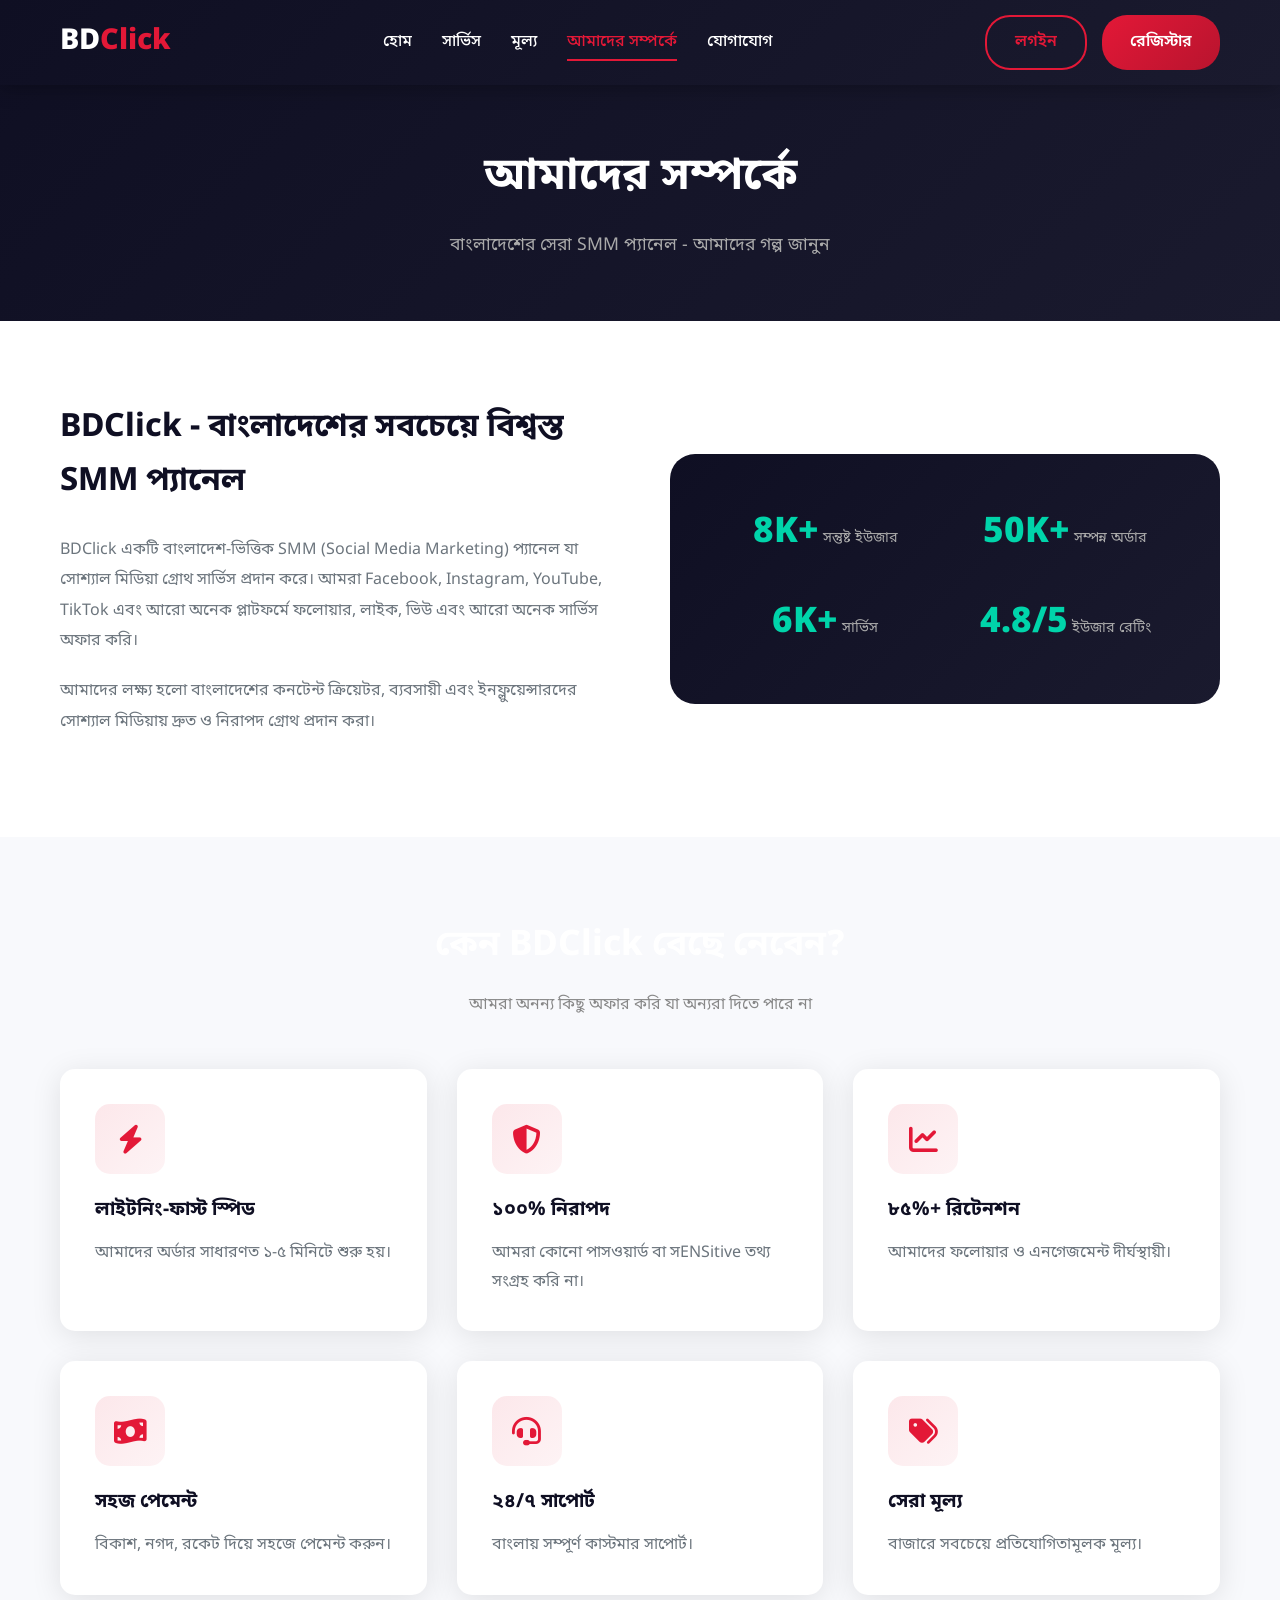
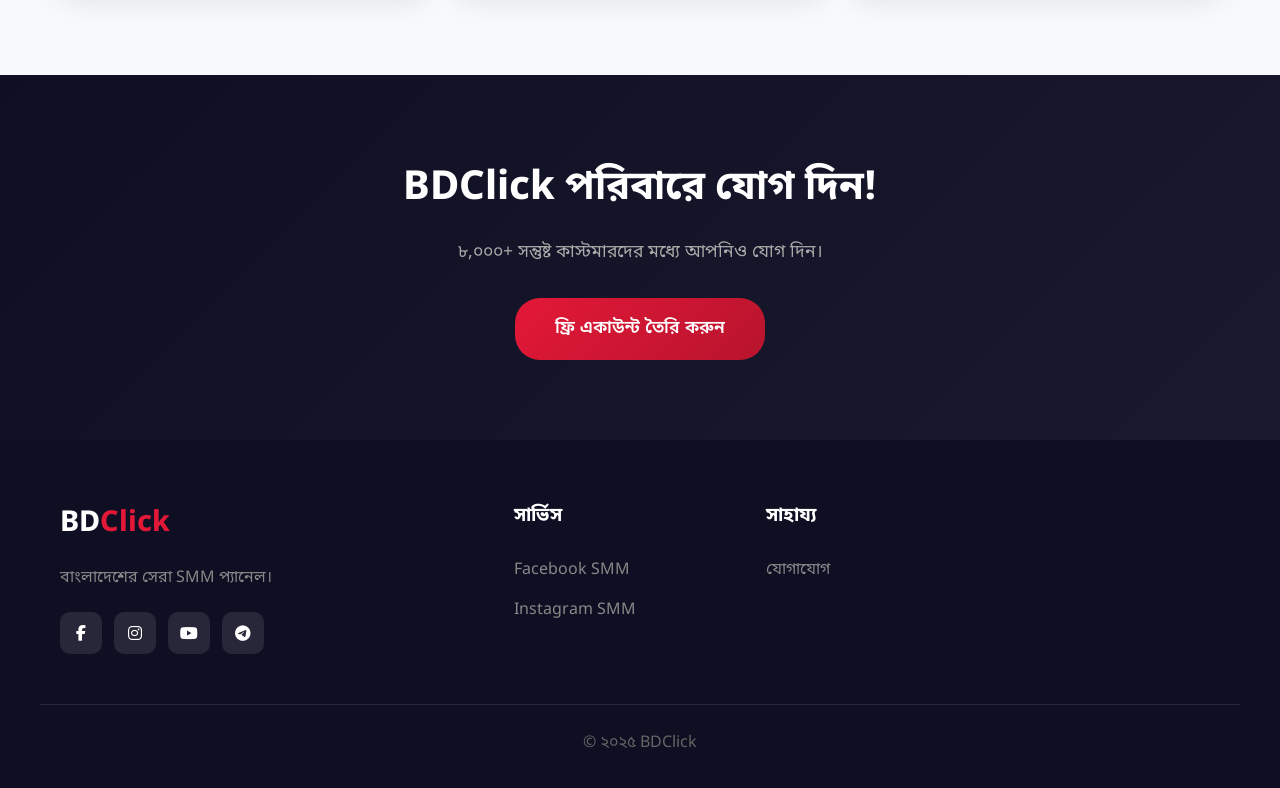
<file: about.html>
<!DOCTYPE html>
<html lang="bn">
<head>
    <meta charset="UTF-8">
    <meta name="viewport" content="width=device-width, initial-scale=1.0">
    <title>About Us - BDClick | SMM Panel Bangladesh</title>
    <link href="https://fonts.googleapis.com/css2?family=Noto+Sans+Bengali:wght@300;400;500;600;700;800&display=swap" rel="stylesheet">
    <link rel="stylesheet" href="https://cdnjs.cloudflare.com/ajax/libs/font-awesome/6.5.1/css/all.min.css">
    <link rel="stylesheet" href="styles.css">
</head>
<body>
    <nav class="navbar">
        <div class="nav-container">
            <a href="index.html" class="logo">BD<span>Click</span></a>
            <div class="nav-links">
                <a href="index.html">হোম</a>
                <a href="services.html">সার্ভিস</a>
                <a href="pricing.html">মূল্য</a>
                <a href="about.html" class="active">আমাদের সম্পর্কে</a>
                <a href="contact.html">যোগাযোগ</a>
            </div>
            <div class="nav-buttons">
                <a href="login.html" class="btn btn-outline">লগইন</a>
                <a href="signup.html" class="btn btn-primary">রেজিস্টার</a>
            </div>
        </div>
    </nav>

    <section class="page-header">
        <div class="page-header-content">
            <h1>আমাদের সম্পর্কে</h1>
            <p>বাংলাদেশের সেরা SMM প্যানেল - আমাদের গল্প জানুন</p>
        </div>
    </section>

    <section class="about-section">
        <div class="about-container">
            <div class="about-content">
                <h2>BDClick - বাংলাদেশের সবচেয়ে বিশ্বস্ত SMM প্যানেল</h2>
                <p>BDClick একটি বাংলাদেশ-ভিত্তিক SMM (Social Media Marketing) প্যানেল যা সোশ্যাল মিডিয়া গ্রোথ সার্ভিস প্রদান করে। আমরা Facebook, Instagram, YouTube, TikTok এবং আরো অনেক প্লাটফর্মে ফলোয়ার, লাইক, ভিউ এবং আরো অনেক সার্ভিস অফার করি।</p>
                
                <p>আমাদের লক্ষ্য হলো বাংলাদেশের কনটেন্ট ক্রিয়েটর, ব্যবসায়ী এবং ইনফ্লুয়েন্সারদের সোশ্যাল মিডিয়ায় দ্রুত ও নিরাপদ গ্রোথ প্রদান করা।</p>
            </div>
            
            <div class="about-image">
                <div class="about-stats-box">
                    <div class="stat-item">
                        <span class="stat-number">8K+</span>
                        <span class="stat-label">সন্তুষ্ট ইউজার</span>
                    </div>
                    <div class="stat-item">
                        <span class="stat-number">50K+</span>
                        <span class="stat-label">সম্পন্ন অর্ডার</span>
                    </div>
                    <div class="stat-item">
                        <span class="stat-number">6K+</span>
                        <span class="stat-label">সার্ভিস</span>
                    </div>
                    <div class="stat-item">
                        <span class="stat-number">4.8/5</span>
                        <span class="stat-label">ইউজার রেটিং</span>
                    </div>
                </div>
            </div>
        </div>
    </section>

    <section class="why-choose-section">
        <div class="section-header">
            <h2>কেন BDClick বেছে নেবেন?</h2>
            <p>আমরা অনন্য কিছু অফার করি যা অন্যরা দিতে পারে না</p>
        </div>
        <div class="why-grid">
            <div class="why-card">
                <div class="why-icon"><i class="fas fa-bolt"></i></div>
                <h3>লাইটনিং-ফাস্ট স্পিড</h3>
                <p>আমাদের অর্ডার সাধারণত ১-৫ মিনিটে শুরু হয়।</p>
            </div>
            <div class="why-card">
                <div class="why-icon"><i class="fas fa-shield-alt"></i></div>
                <h3>১০০% নিরাপদ</h3>
                <p>আমরা কোনো পাসওয়ার্ড বা সENSitive তথ্য সংগ্রহ করি না।</p>
            </div>
            <div class="why-card">
                <div class="why-icon"><i class="fas fa-chart-line"></i></div>
                <h3>৮৫%+ রিটেনশন</h3>
                <p>আমাদের ফলোয়ার ও এনগেজমেন্ট দীর্ঘস্থায়ী।</p>
            </div>
            <div class="why-card">
                <div class="why-icon"><i class="fas fa-money-bill-wave"></i></div>
                <h3>সহজ পেমেন্ট</h3>
                <p>বিকাশ, নগদ, রকেট দিয়ে সহজে পেমেন্ট করুন।</p>
            </div>
            <div class="why-card">
                <div class="why-icon"><i class="fas fa-headset"></i></div>
                <h3>২৪/৭ সাপোর্ট</h3>
                <p>বাংলায় সম্পূর্ণ কাস্টমার সাপোর্ট।</p>
            </div>
            <div class="why-card">
                <div class="why-icon"><i class="fas fa-tags"></i></div>
                <h3>সেরা মূল্য</h3>
                <p>বাজারে সবচেয়ে প্রতিযোগিতামূলক মূল্য।</p>
            </div>
        </div>
    </section>

    <section class="cta-section">
        <div class="cta-content">
            <h2>BDClick পরিবারে যোগ দিন!</h2>
            <p>৮,০০০+ সন্তুষ্ট কাস্টমারদের মধ্যে আপনিও যোগ দিন।</p>
            <a href="signup.html" class="btn btn-primary btn-lg">ফ্রি একাউন্ট তৈরি করুন</a>
        </div>
    </section>

    <footer class="footer">
        <div class="footer-container">
            <div class="footer-about">
                <h3>BD<span>Click</span></h3>
                <p>বাংলাদেশের সেরা SMM প্যানেল।</p>
                <div class="social-links">
                    <a href="#"><i class="fab fa-facebook-f"></i></a>
                    <a href="#"><i class="fab fa-instagram"></i></a>
                    <a href="#"><i class="fab fa-youtube"></i></a>
                    <a href="#"><i class="fab fa-telegram-plane"></i></a>
                </div>
            </div>
            <div class="footer-column">
                <h4>সার্ভিস</h4>
                <ul>
                    <li><a href="services.html">Facebook SMM</a></li>
                    <li><a href="services.html">Instagram SMM</a></li>
                </ul>
            </div>
            <div class="footer-column">
                <h4>সাহায্য</h4>
                <ul>
                    <li><a href="contact.html">যোগাযোগ</a></li>
                </ul>
            </div>
        </div>
        <div class="footer-bottom">
            <p>© ২০২৫ BDClick</p>
        </div>
    </footer>

    <script src="script.js"></script>
</body>
</html>
</file>
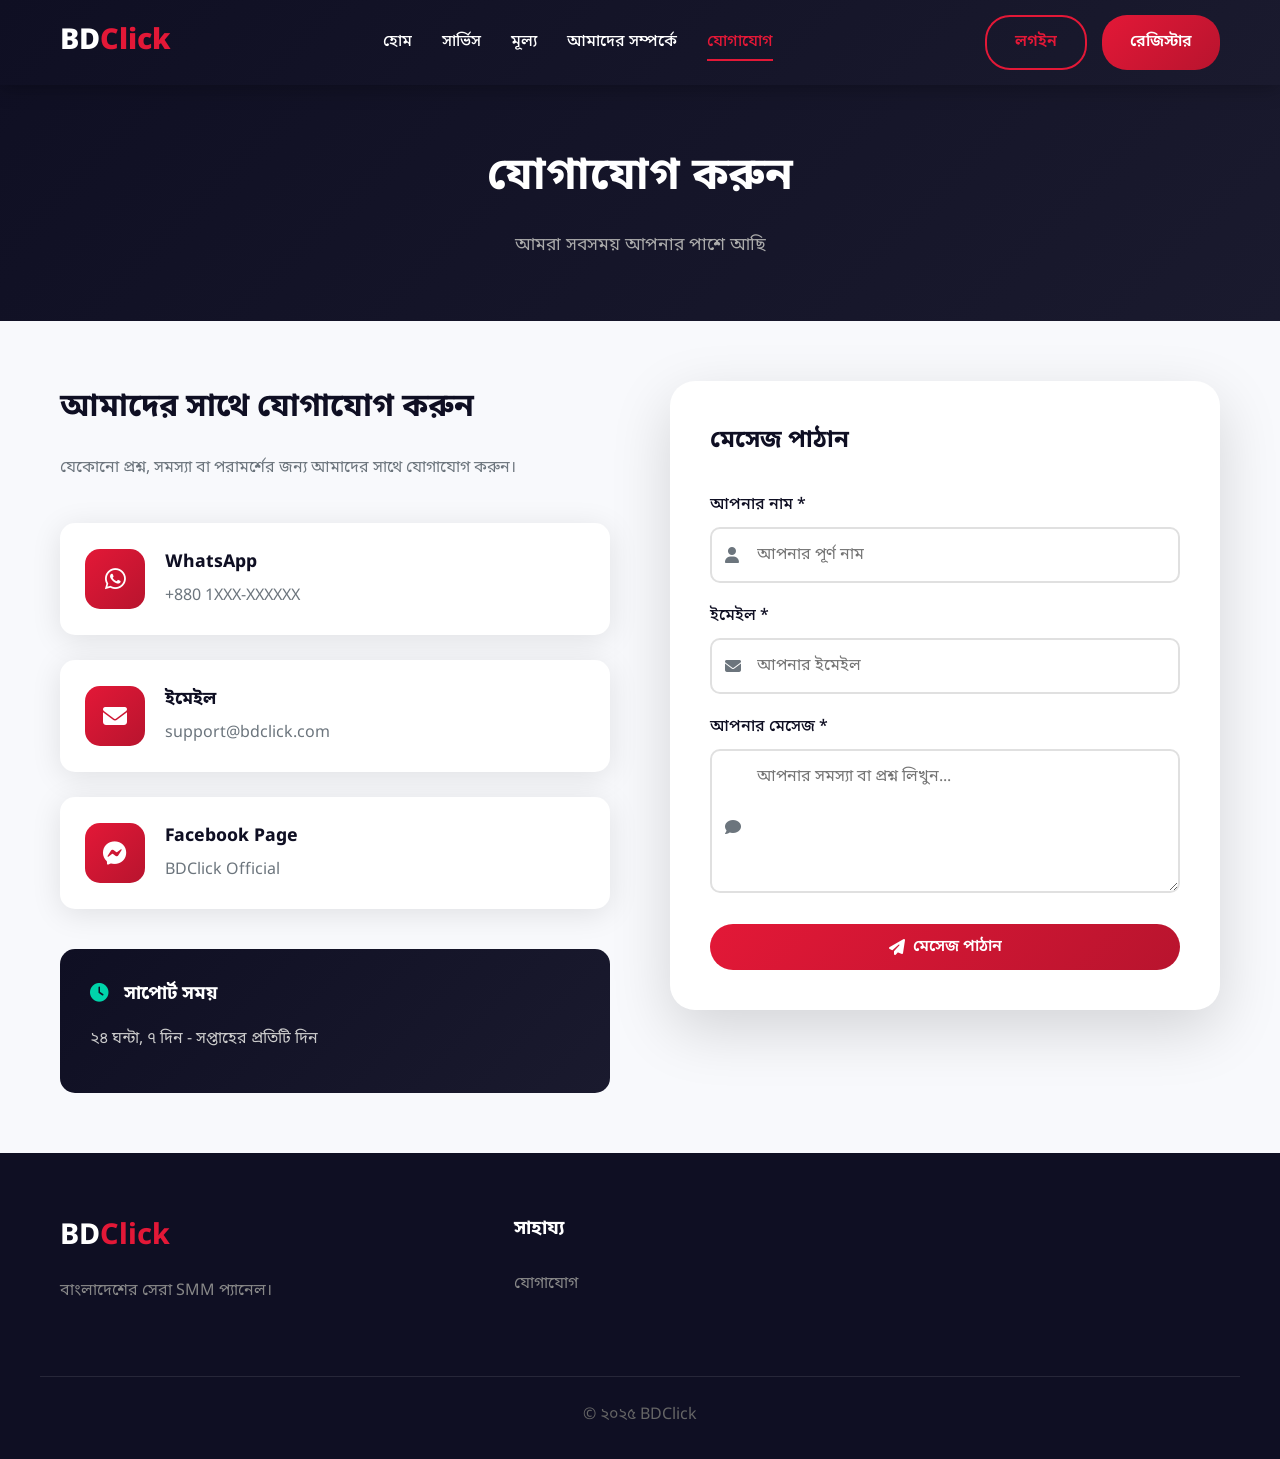
<file: contact.html>
<!DOCTYPE html>
<html lang="bn">
<head>
    <meta charset="UTF-8">
    <meta name="viewport" content="width=device-width, initial-scale=1.0">
    <title>Contact Us - BDClick | SMM Panel Bangladesh</title>
    <link href="https://fonts.googleapis.com/css2?family=Noto+Sans+Bengali:wght@300;400;500;600;700;800&display=swap" rel="stylesheet">
    <link rel="stylesheet" href="https://cdnjs.cloudflare.com/ajax/libs/font-awesome/6.5.1/css/all.min.css">
    <link rel="stylesheet" href="styles.css">
</head>
<body>
    <nav class="navbar">
        <div class="nav-container">
            <a href="index.html" class="logo">BD<span>Click</span></a>
            <div class="nav-links">
                <a href="index.html">হোম</a>
                <a href="services.html">সার্ভিস</a>
                <a href="pricing.html">মূল্য</a>
                <a href="about.html">আমাদের সম্পর্কে</a>
                <a href="contact.html" class="active">যোগাযোগ</a>
            </div>
            <div class="nav-buttons">
                <a href="login.html" class="btn btn-outline">লগইন</a>
                <a href="signup.html" class="btn btn-primary">রেজিস্টার</a>
            </div>
        </div>
    </nav>

    <section class="page-header">
        <div class="page-header-content">
            <h1>যোগাযোগ করুন</h1>
            <p>আমরা সবসময় আপনার পাশে আছি</p>
        </div>
    </section>

    <section class="contact-page">
        <div class="contact-container">
            <div class="contact-info-section">
                <h2>আমাদের সাথে যোগাযোগ করুন</h2>
                <p>যেকোনো প্রশ্ন, সমস্যা বা পরামর্শের জন্য আমাদের সাথে যোগাযোগ করুন।</p>
                
                <div class="contact-methods">
                    <div class="contact-method">
                        <div class="method-icon"><i class="fab fa-whatsapp"></i></div>
                        <div class="method-info">
                            <h3>WhatsApp</h3>
                            <p>+880 1XXX-XXXXXX</p>
                        </div>
                    </div>
                    
                    <div class="contact-method">
                        <div class="method-icon"><i class="fas fa-envelope"></i></div>
                        <div class="method-info">
                            <h3>ইমেইল</h3>
                            <p>support@bdclick.com</p>
                        </div>
                    </div>
                    
                    <div class="contact-method">
                        <div class="method-icon"><i class="fab fa-facebook-messenger"></i></div>
                        <div class="method-info">
                            <h3>Facebook Page</h3>
                            <p>BDClick Official</p>
                        </div>
                    </div>
                </div>

                <div class="support-hours">
                    <h3><i class="fas fa-clock"></i> সাপোর্ট সময়</h3>
                    <p>২৪ ঘন্টা, ৭ দিন - সপ্তাহের প্রতিটি দিন</p>
                </div>
            </div>

            <div class="contact-form-section">
                <div class="form-card">
                    <h3>মেসেজ পাঠান</h3>
                    <form id="contactForm">
                        <div class="form-group">
                            <label>আপনার নাম *</label>
                            <div class="input-wrapper">
                                <i class="fas fa-user"></i>
                                <input type="text" placeholder="আপনার পূর্ণ নাম" required>
                            </div>
                        </div>
                        
                        <div class="form-group">
                            <label>ইমেইল *</label>
                            <div class="input-wrapper">
                                <i class="fas fa-envelope"></i>
                                <input type="email" placeholder="আপনার ইমেইল" required>
                            </div>
                        </div>
                        
                        <div class="form-group">
                            <label>আপনার মেসেজ *</label>
                            <div class="input-wrapper textarea-wrapper">
                                <i class="fas fa-comment"></i>
                                <textarea placeholder="আপনার সমস্যা বা প্রশ্ন লিখুন..." rows="5" required></textarea>
                            </div>
                        </div>
                        
                        <button type="submit" class="btn btn-primary btn-block">
                            <i class="fas fa-paper-plane"></i> মেসেজ পাঠান
                        </button>
                    </form>
                </div>
            </div>
        </div>
    </section>

    <footer class="footer">
        <div class="footer-container">
            <div class="footer-about">
                <h3>BD<span>Click</span></h3>
                <p>বাংলাদেশের সেরা SMM প্যানেল।</p>
            </div>
            <div class="footer-column">
                <h4>সাহায্য</h4>
                <ul>
                    <li><a href="contact.html">যোগাযোগ</a></li>
                </ul>
            </div>
        </div>
        <div class="footer-bottom">
            <p>© ২০২৫ BDClick</p>
        </div>
    </footer>

    <script src="script.js"></script>
</body>
</html>
</file>
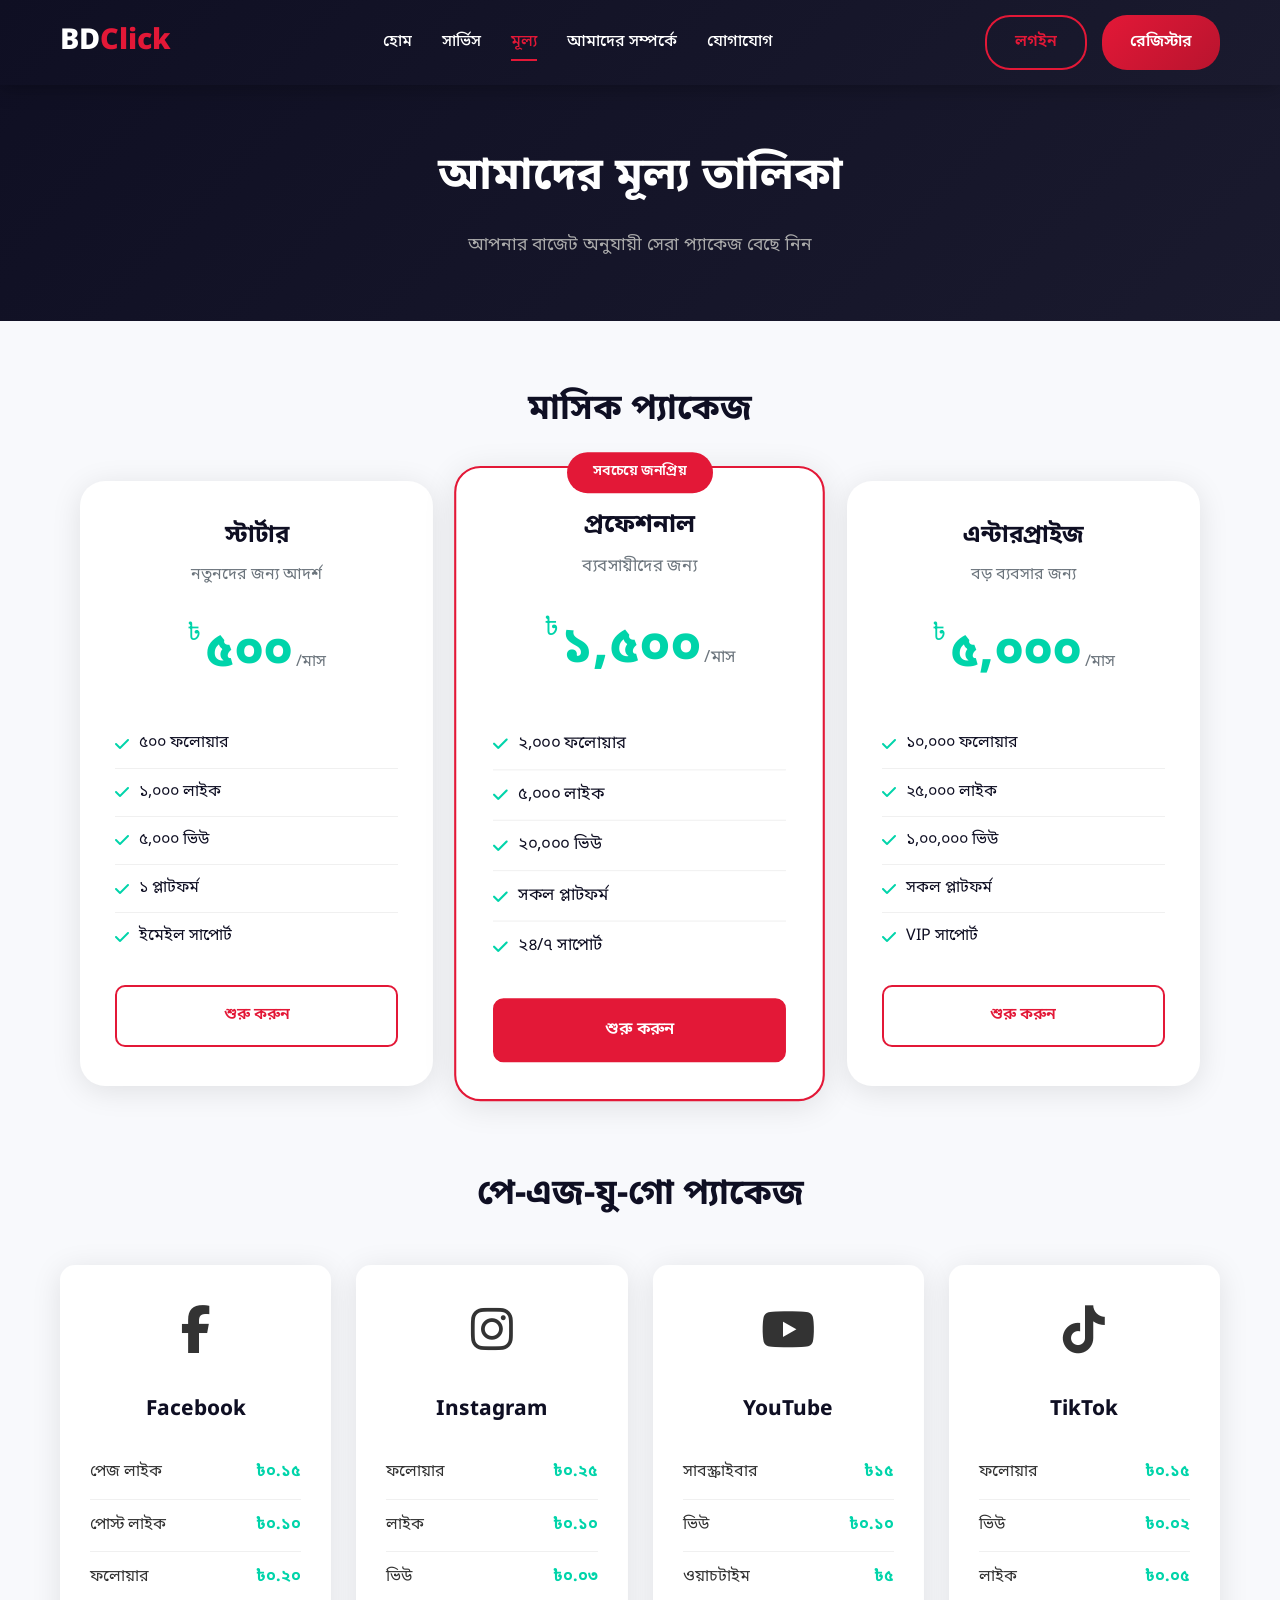
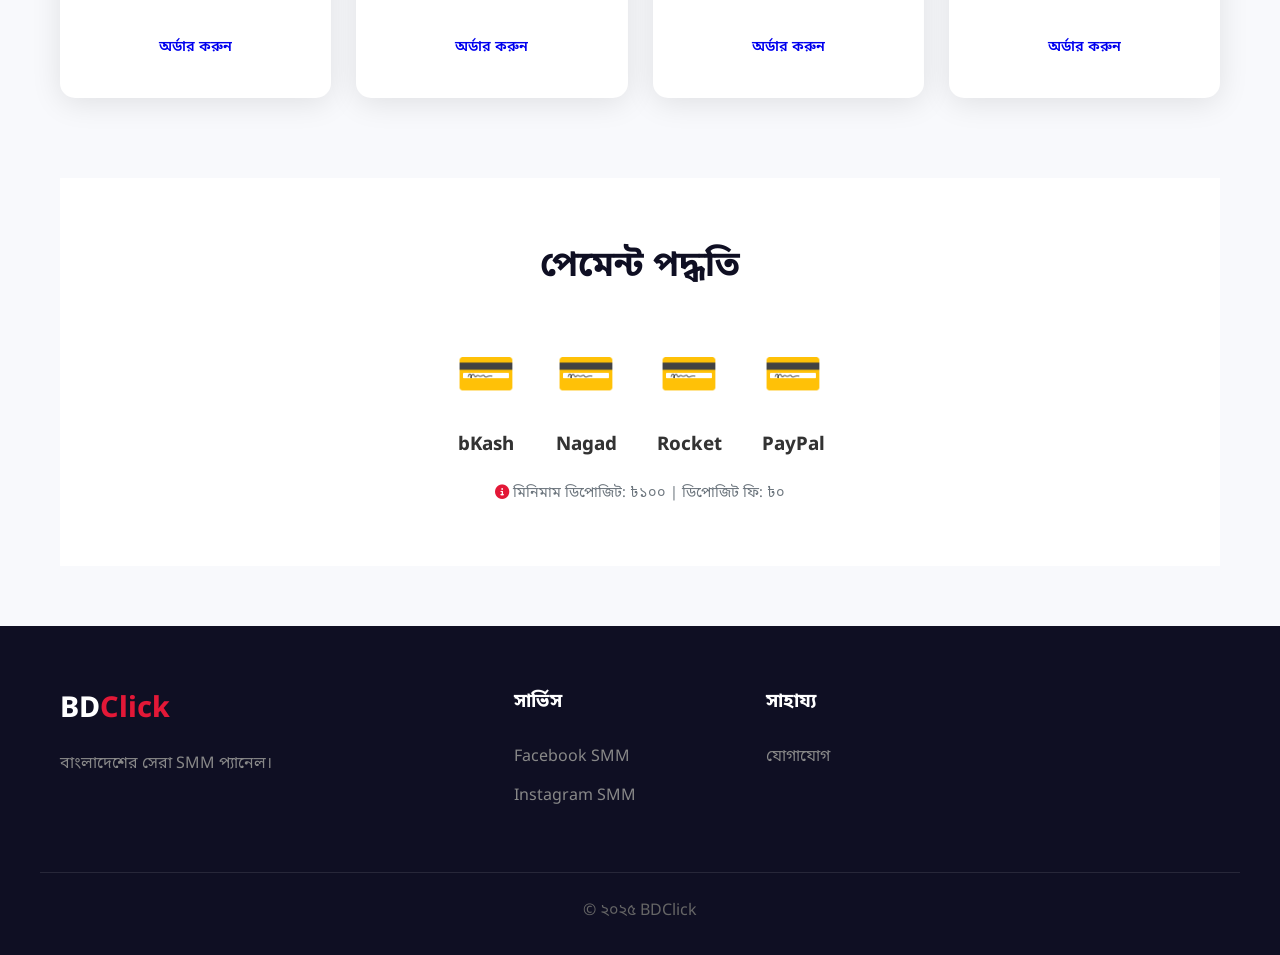
<file: pricing.html>
<!DOCTYPE html>
<html lang="bn">
<head>
    <meta charset="UTF-8">
    <meta name="viewport" content="width=device-width, initial-scale=1.0">
    <title>Pricing - BDClick | SMM Panel Bangladesh</title>
    <link href="https://fonts.googleapis.com/css2?family=Noto+Sans+Bengali:wght@300;400;500;600;700;800&display=swap" rel="stylesheet">
    <link rel="stylesheet" href="https://cdnjs.cloudflare.com/ajax/libs/font-awesome/6.5.1/css/all.min.css">
    <link rel="stylesheet" href="styles.css">
</head>
<body>
    <nav class="navbar">
        <div class="nav-container">
            <a href="index.html" class="logo">BD<span>Click</span></a>
            <div class="nav-links">
                <a href="index.html">হোম</a>
                <a href="services.html">সার্ভিস</a>
                <a href="pricing.html" class="active">মূল্য</a>
                <a href="about.html">আমাদের সম্পর্কে</a>
                <a href="contact.html">যোগাযোগ</a>
            </div>
            <div class="nav-buttons">
                <a href="login.html" class="btn btn-outline">লগইন</a>
                <a href="signup.html" class="btn btn-primary">রেজিস্টার</a>
            </div>
        </div>
    </nav>

    <section class="page-header">
        <div class="page-header-content">
            <h1>আমাদের মূল্য তালিকা</h1>
            <p>আপনার বাজেট অনুযায়ী সেরা প্যাকেজ বেছে নিন</p>
        </div>
    </section>

    <section class="pricing-page">
        <div class="pricing-container">
            <div class="pricing-section">
                <h2 class="section-title-center">মাসিক প্যাকেজ</h2>
                <div class="pricing-grid">
                    <div class="pricing-card">
                        <div class="pricing-header">
                            <h3>স্টার্টার</h3>
                            <p>নতুনদের জন্য আদর্শ</p>
                        </div>
                        <div class="pricing-price">
                            <span class="currency">৳</span>
                            <span class="amount">৫০০</span>
                            <span class="period">/মাস</span>
                        </div>
                        <ul class="pricing-features">
                            <li><i class="fas fa-check"></i> ৫০০ ফলোয়ার</li>
                            <li><i class="fas fa-check"></i> ১,০০০ লাইক</li>
                            <li><i class="fas fa-check"></i> ৫,০০০ ভিউ</li>
                            <li><i class="fas fa-check"></i> ১ প্লাটফর্ম</li>
                            <li><i class="fas fa-check"></i> ইমেইল সাপোর্ট</li>
                        </ul>
                        <a href="signup.html" class="btn btn-pricing">শুরু করুন</a>
                    </div>
                    
                    <div class="pricing-card featured">
                        <span class="popular-badge">সবচেয়ে জনপ্রিয়</span>
                        <div class="pricing-header">
                            <h3>প্রফেশনাল</h3>
                            <p>ব্যবসায়ীদের জন্য</p>
                        </div>
                        <div class="pricing-price">
                            <span class="currency">৳</span>
                            <span class="amount">১,৫০০</span>
                            <span class="period">/মাস</span>
                        </div>
                        <ul class="pricing-features">
                            <li><i class="fas fa-check"></i> ২,০০০ ফলোয়ার</li>
                            <li><i class="fas fa-check"></i> ৫,০০০ লাইক</li>
                            <li><i class="fas fa-check"></i> ২০,০০০ ভিউ</li>
                            <li><i class="fas fa-check"></i> সকল প্লাটফর্ম</li>
                            <li><i class="fas fa-check"></i> ২৪/৭ সাপোর্ট</li>
                        </ul>
                        <a href="signup.html" class="btn btn-pricing featured-btn">শুরু করুন</a>
                    </div>
                    
                    <div class="pricing-card">
                        <div class="pricing-header">
                            <h3>এন্টারপ্রাইজ</h3>
                            <p>বড় ব্যবসার জন্য</p>
                        </div>
                        <div class="pricing-price">
                            <span class="currency">৳</span>
                            <span class="amount">৫,০০০</span>
                            <span class="period">/মাস</span>
                        </div>
                        <ul class="pricing-features">
                            <li><i class="fas fa-check"></i> ১০,০০০ ফলোয়ার</li>
                            <li><i class="fas fa-check"></i> ২৫,০০০ লাইক</li>
                            <li><i class="fas fa-check"></i> ১,০০,০০০ ভিউ</li>
                            <li><i class="fas fa-check"></i> সকল প্লাটফর্ম</li>
                            <li><i class="fas fa-check"></i> VIP সাপোর্ট</li>
                        </ul>
                        <a href="signup.html" class="btn btn-pricing">শুরু করুন</a>
                    </div>
                </div>
            </div>

            <div class="pricing-section">
                <h2 class="section-title-center">পে-এজ-যু-গো প্যাকেজ</h2>
                <div class="payg-grid">
                    <div class="payg-card">
                        <div class="payg-platform"><i class="fab fa-facebook-f"></i></div>
                        <h3>Facebook</h3>
                        <div class="payg-services">
                            <div class="payg-service">
                                <span>পেজ লাইক</span>
                                <span class="payg-price">৳০.১৫</span>
                            </div>
                            <div class="payg-service">
                                <span>পোস্ট লাইক</span>
                                <span class="payg-price">৳০.১০</span>
                            </div>
                            <div class="payg-service">
                                <span>ফলোয়ার</span>
                                <span class="payg-price">৳০.২০</span>
                            </div>
                        </div>
                        <a href="signup.html" class="btn btn-sm">অর্ডার করুন</a>
                    </div>
                    
                    <div class="payg-card">
                        <div class="payg-platform"><i class="fab fa-instagram"></i></div>
                        <h3>Instagram</h3>
                        <div class="payg-services">
                            <div class="payg-service">
                                <span>ফলোয়ার</span>
                                <span class="payg-price">৳০.২৫</span>
                            </div>
                            <div class="payg-service">
                                <span>লাইক</span>
                                <span class="payg-price">৳০.১০</span>
                            </div>
                            <div class="payg-service">
                                <span>ভিউ</span>
                                <span class="payg-price">৳০.০৩</span>
                            </div>
                        </div>
                        <a href="signup.html" class="btn btn-sm">অর্ডার করুন</a>
                    </div>
                    
                    <div class="payg-card">
                        <div class="payg-platform"><i class="fab fa-youtube"></i></div>
                        <h3>YouTube</h3>
                        <div class="payg-services">
                            <div class="payg-service">
                                <span>সাবস্ক্রাইবার</span>
                                <span class="payg-price">৳১৫</span>
                            </div>
                            <div class="payg-service">
                                <span>ভিউ</span>
                                <span class="payg-price">৳০.১০</span>
                            </div>
                            <div class="payg-service">
                                <span>ওয়াচটাইম</span>
                                <span class="payg-price">৳৫</span>
                            </div>
                        </div>
                        <a href="signup.html" class="btn btn-sm">অর্ডার করুন</a>
                    </div>
                    
                    <div class="payg-card">
                        <div class="payg-platform"><i class="fab fa-tiktok"></i></div>
                        <h3>TikTok</h3>
                        <div class="payg-services">
                            <div class="payg-service">
                                <span>ফলোয়ার</span>
                                <span class="payg-price">৳০.১৫</span>
                            </div>
                            <div class="payg-service">
                                <span>ভিউ</span>
                                <span class="payg-price">৳০.০২</span>
                            </div>
                            <div class="payg-service">
                                <span>লাইক</span>
                                <span class="payg-price">৳০.০৫</span>
                            </div>
                        </div>
                        <a href="signup.html" class="btn btn-sm">অর্ডার করুন</a>
                    </div>
                </div>
            </div>

            <div class="payment-section">
                <h2 class="section-title-center">পেমেন্ট পদ্ধতি</h2>
                <div class="payment-methods">
                    <div class="payment-method">
                        <div class="payment-icon-lg">💳</div>
                        <h3>bKash</h3>
                    </div>
                    <div class="payment-method">
                        <div class="payment-icon-lg">💳</div>
                        <h3>Nagad</h3>
                    </div>
                    <div class="payment-method">
                        <div class="payment-icon-lg">💳</div>
                        <h3>Rocket</h3>
                    </div>
                    <div class="payment-method">
                        <div class="payment-icon-lg">💳</div>
                        <h3>PayPal</h3>
                    </div>
                </div>
                <p class="payment-note"><i class="fas fa-info-circle"></i> মিনিমাম ডিপোজিট: ৳১০০ | ডিপোজিট ফি: ৳০</p>
            </div>
        </div>
    </section>

    <footer class="footer">
        <div class="footer-container">
            <div class="footer-about">
                <h3>BD<span>Click</span></h3>
                <p>বাংলাদেশের সেরা SMM প্যানেল।</p>
            </div>
            <div class="footer-column">
                <h4>সার্ভিস</h4>
                <ul>
                    <li><a href="services.html">Facebook SMM</a></li>
                    <li><a href="services.html">Instagram SMM</a></li>
                </ul>
            </div>
            <div class="footer-column">
                <h4>সাহায্য</h4>
                <ul>
                    <li><a href="contact.html">যোগাযোগ</a></li>
                </ul>
            </div>
        </div>
        <div class="footer-bottom">
            <p>© ২০২৫ BDClick</p>
        </div>
    </footer>

    <script src="script.js"></script>
</body>
</html>
</file>
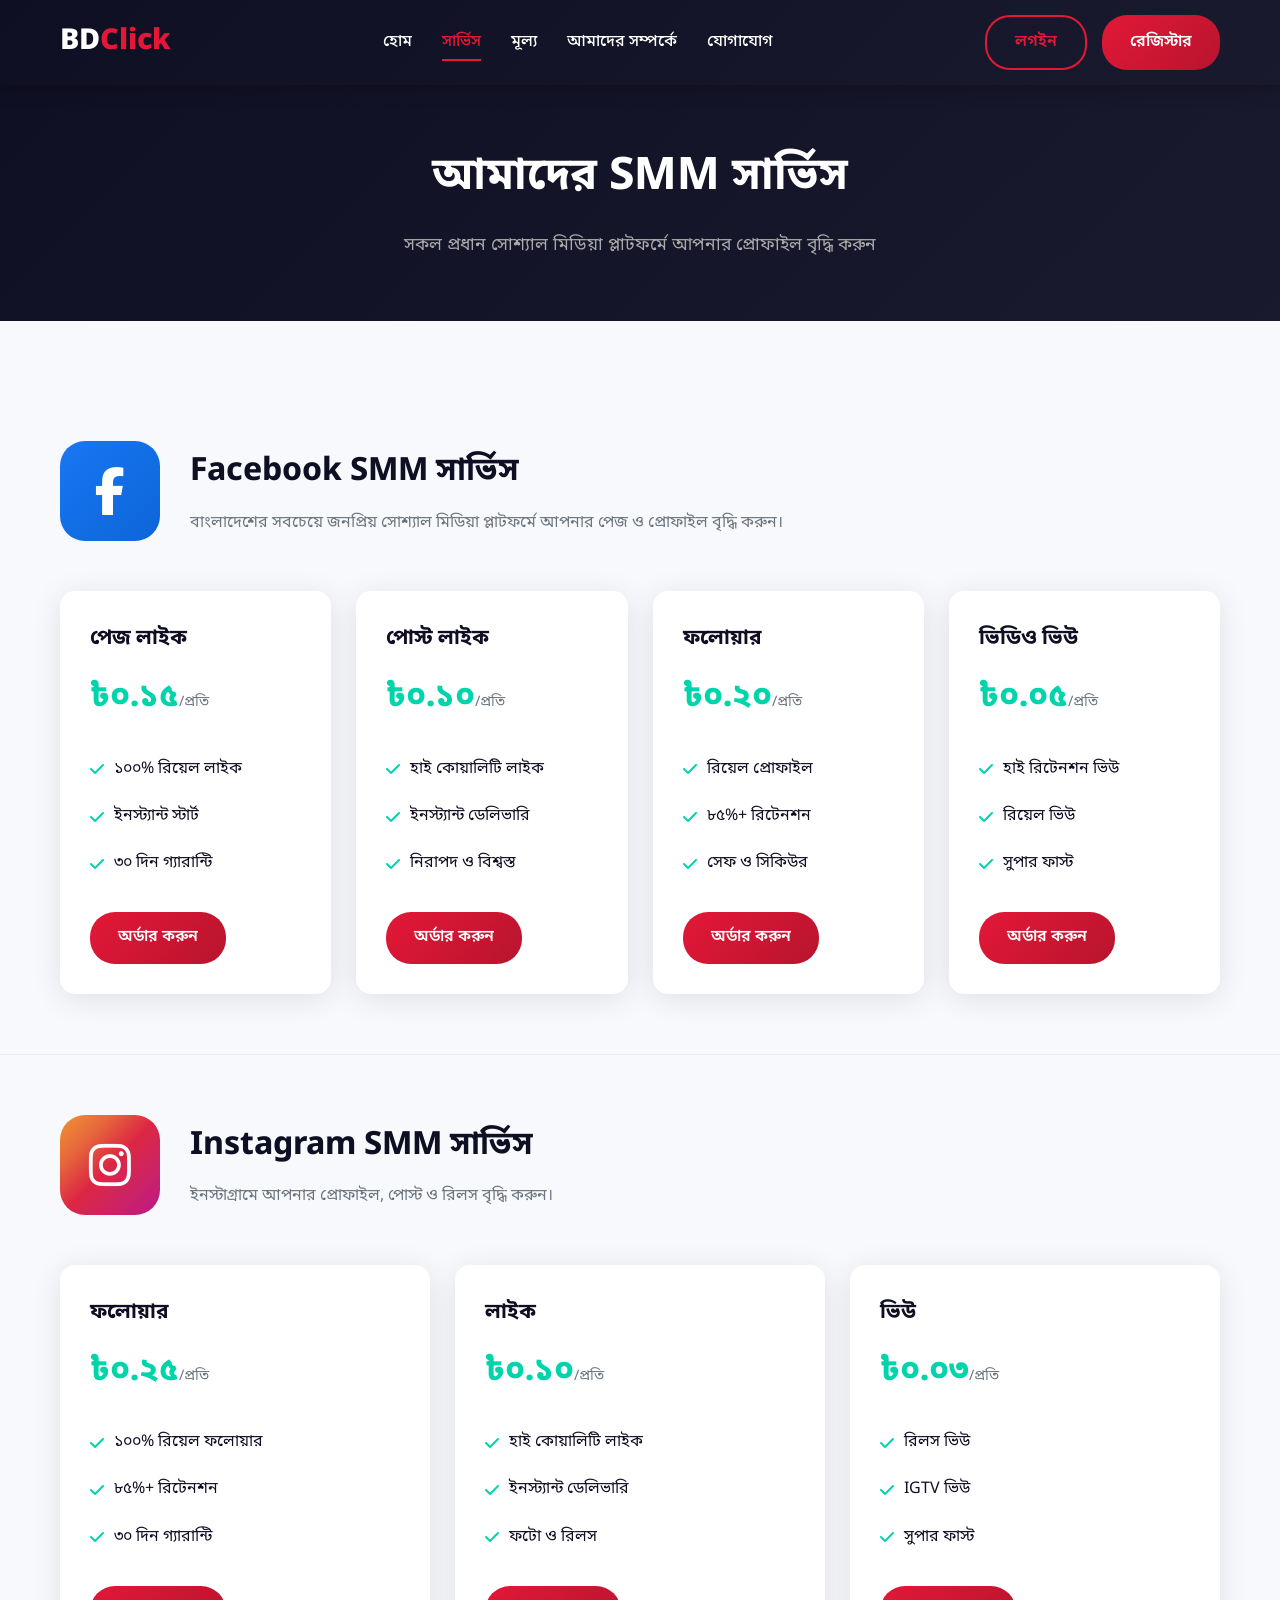
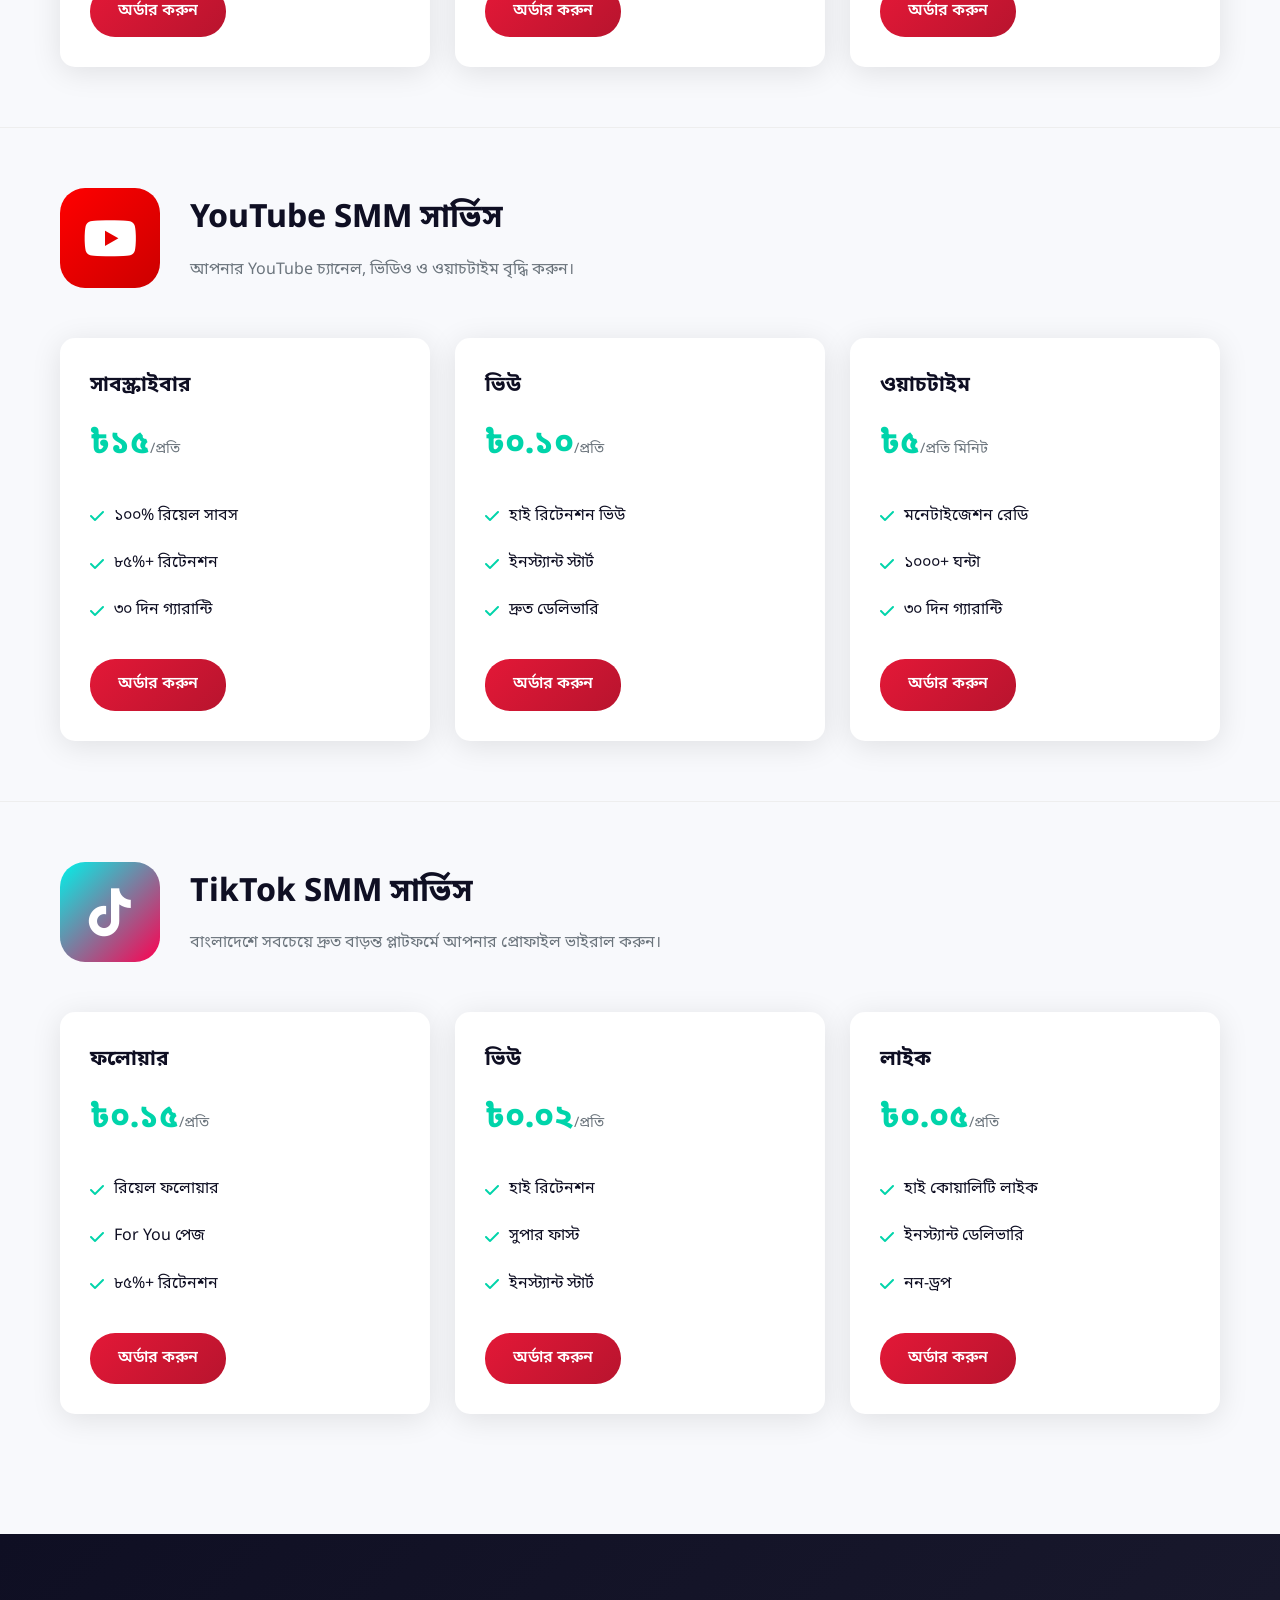
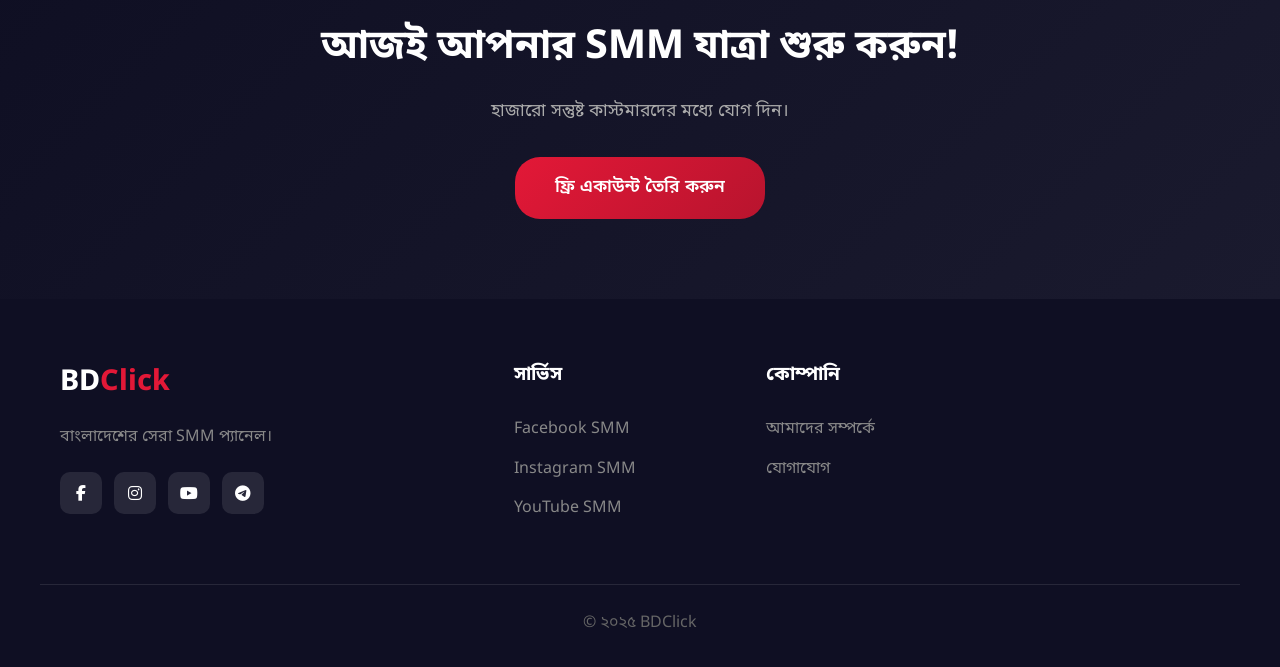
<file: services.html>
<!DOCTYPE html>
<html lang="bn">
<head>
    <meta charset="UTF-8">
    <meta name="viewport" content="width=device-width, initial-scale=1.0">
    <title>Services - BDClick | SMM Panel Bangladesh</title>
    <link href="https://fonts.googleapis.com/css2?family=Noto+Sans+Bengali:wght@300;400;500;600;700;800&display=swap" rel="stylesheet">
    <link rel="stylesheet" href="https://cdnjs.cloudflare.com/ajax/libs/font-awesome/6.5.1/css/all.min.css">
    <link rel="stylesheet" href="styles.css">
</head>
<body>
    <nav class="navbar">
        <div class="nav-container">
            <a href="index.html" class="logo">BD<span>Click</span></a>
            <div class="nav-links">
                <a href="index.html">হোম</a>
                <a href="services.html" class="active">সার্ভিস</a>
                <a href="pricing.html">মূল্য</a>
                <a href="about.html">আমাদের সম্পর্কে</a>
                <a href="contact.html">যোগাযোগ</a>
            </div>
            <div class="nav-buttons">
                <a href="login.html" class="btn btn-outline">লগইন</a>
                <a href="signup.html" class="btn btn-primary">রেজিস্টার</a>
            </div>
        </div>
    </nav>

    <section class="page-header">
        <div class="page-header-content">
            <h1>আমাদের SMM সার্ভিস</h1>
            <p>সকল প্রধান সোশ্যাল মিডিয়া প্লাটফর্মে আপনার প্রোফাইল বৃদ্ধি করুন</p>
        </div>
    </section>

    <section class="services-page">
        <div class="service-detail" id="facebook">
            <div class="service-detail-header">
                <div class="service-icon-large facebook-icon"><i class="fab fa-facebook-f"></i></div>
                <div class="service-info">
                    <h2>Facebook SMM সার্ভিস</h2>
                    <p>বাংলাদেশের সবচেয়ে জনপ্রিয় সোশ্যাল মিডিয়া প্লাটফর্মে আপনার পেজ ও প্রোফাইল বৃদ্ধি করুন।</p>
                </div>
            </div>
            <div class="service-packages">
                <div class="package-card">
                    <h3>পেজ লাইক</h3>
                    <div class="package-price">৳০.১৫<span>/প্রতি</span></div>
                    <ul class="package-features">
                        <li><i class="fas fa-check"></i> ১০০% রিয়েল লাইক</li>
                        <li><i class="fas fa-check"></i> ইনস্ট্যান্ট স্টার্ট</li>
                        <li><i class="fas fa-check"></i> ৩০ দিন গ্যারান্টি</li>
                    </ul>
                    <a href="signup.html" class="btn btn-primary">অর্ডার করুন</a>
                </div>
                <div class="package-card">
                    <h3>পোস্ট লাইক</h3>
                    <div class="package-price">৳০.১০<span>/প্রতি</span></div>
                    <ul class="package-features">
                        <li><i class="fas fa-check"></i> হাই কোয়ালিটি লাইক</li>
                        <li><i class="fas fa-check"></i> ইনস্ট্যান্ট ডেলিভারি</li>
                        <li><i class="fas fa-check"></i> নিরাপদ ও বিশ্বস্ত</li>
                    </ul>
                    <a href="signup.html" class="btn btn-primary">অর্ডার করুন</a>
                </div>
                <div class="package-card">
                    <h3>ফলোয়ার</h3>
                    <div class="package-price">৳০.২০<span>/প্রতি</span></div>
                    <ul class="package-features">
                        <li><i class="fas fa-check"></i> রিয়েল প্রোফাইল</li>
                        <li><i class="fas fa-check"></i> ৮৫%+ রিটেনশন</li>
                        <li><i class="fas fa-check"></i> সেফ ও সিকিউর</li>
                    </ul>
                    <a href="signup.html" class="btn btn-primary">অর্ডার করুন</a>
                </div>
                <div class="package-card">
                    <h3>ভিডিও ভিউ</h3>
                    <div class="package-price">৳০.০৫<span>/প্রতি</span></div>
                    <ul class="package-features">
                        <li><i class="fas fa-check"></i> হাই রিটেনশন ভিউ</li>
                        <li><i class="fas fa-check"></i> রিয়েল ভিউ</li>
                        <li><i class="fas fa-check"></i> সুপার ফাস্ট</li>
                    </ul>
                    <a href="signup.html" class="btn btn-primary">অর্ডার করুন</a>
                </div>
            </div>
        </div>

        <div class="service-detail" id="instagram">
            <div class="service-detail-header">
                <div class="service-icon-large instagram-icon"><i class="fab fa-instagram"></i></div>
                <div class="service-info">
                    <h2>Instagram SMM সার্ভিস</h2>
                    <p>ইনস্টাগ্রামে আপনার প্রোফাইল, পোস্ট ও রিলস বৃদ্ধি করুন।</p>
                </div>
            </div>
            <div class="service-packages">
                <div class="package-card">
                    <h3>ফলোয়ার</h3>
                    <div class="package-price">৳০.২৫<span>/প্রতি</span></div>
                    <ul class="package-features">
                        <li><i class="fas fa-check"></i> ১০০% রিয়েল ফলোয়ার</li>
                        <li><i class="fas fa-check"></i> ৮৫%+ রিটেনশন</li>
                        <li><i class="fas fa-check"></i> ৩০ দিন গ্যারান্টি</li>
                    </ul>
                    <a href="signup.html" class="btn btn-primary">অর্ডার করুন</a>
                </div>
                <div class="package-card">
                    <h3>লাইক</h3>
                    <div class="package-price">৳০.১০<span>/প্রতি</span></div>
                    <ul class="package-features">
                        <li><i class="fas fa-check"></i> হাই কোয়ালিটি লাইক</li>
                        <li><i class="fas fa-check"></i> ইনস্ট্যান্ট ডেলিভারি</li>
                        <li><i class="fas fa-check"></i> ফটো ও রিলস</li>
                    </ul>
                    <a href="signup.html" class="btn btn-primary">অর্ডার করুন</a>
                </div>
                <div class="package-card">
                    <h3>ভিউ</h3>
                    <div class="package-price">৳০.০৩<span>/প্রতি</span></div>
                    <ul class="package-features">
                        <li><i class="fas fa-check"></i> রিলস ভিউ</li>
                        <li><i class="fas fa-check"></i> IGTV ভিউ</li>
                        <li><i class="fas fa-check"></i> সুপার ফাস্ট</li>
                    </ul>
                    <a href="signup.html" class="btn btn-primary">অর্ডার করুন</a>
                </div>
            </div>
        </div>

        <div class="service-detail" id="youtube">
            <div class="service-detail-header">
                <div class="service-icon-large youtube-icon"><i class="fab fa-youtube"></i></div>
                <div class="service-info">
                    <h2>YouTube SMM সার্ভিস</h2>
                    <p>আপনার YouTube চ্যানেল, ভিডিও ও ওয়াচটাইম বৃদ্ধি করুন।</p>
                </div>
            </div>
            <div class="service-packages">
                <div class="package-card">
                    <h3>সাবস্ক্রাইবার</h3>
                    <div class="package-price">৳১৫<span>/প্রতি</span></div>
                    <ul class="package-features">
                        <li><i class="fas fa-check"></i> ১০০% রিয়েল সাবস</li>
                        <li><i class="fas fa-check"></i> ৮৫%+ রিটেনশন</li>
                        <li><i class="fas fa-check"></i> ৩০ দিন গ্যারান্টি</li>
                    </ul>
                    <a href="signup.html" class="btn btn-primary">অর্ডার করুন</a>
                </div>
                <div class="package-card">
                    <h3>ভিউ</h3>
                    <div class="package-price">৳০.১০<span>/প্রতি</span></div>
                    <ul class="package-features">
                        <li><i class="fas fa-check"></i> হাই রিটেনশন ভিউ</li>
                        <li><i class="fas fa-check"></i> ইনস্ট্যান্ট স্টার্ট</li>
                        <li><i class="fas fa-check"></i> দ্রুত ডেলিভারি</li>
                    </ul>
                    <a href="signup.html" class="btn btn-primary">অর্ডার করুন</a>
                </div>
                <div class="package-card">
                    <h3>ওয়াচটাইম</h3>
                    <div class="package-price">৳৫<span>/প্রতি মিনিট</span></div>
                    <ul class="package-features">
                        <li><i class="fas fa-check"></i> মনেটাইজেশন রেডি</li>
                        <li><i class="fas fa-check"></i> ১০০০+ ঘন্টা</li>
                        <li><i class="fas fa-check"></i> ৩০ দিন গ্যারান্টি</li>
                    </ul>
                    <a href="signup.html" class="btn btn-primary">অর্ডার করুন</a>
                </div>
            </div>
        </div>

        <div class="service-detail" id="tiktok">
            <div class="service-detail-header">
                <div class="service-icon-large tiktok-icon"><i class="fab fa-tiktok"></i></div>
                <div class="service-info">
                    <h2>TikTok SMM সার্ভিস</h2>
                    <p>বাংলাদেশে সবচেয়ে দ্রুত বাড়ন্ত প্লাটফর্মে আপনার প্রোফাইল ভাইরাল করুন।</p>
                </div>
            </div>
            <div class="service-packages">
                <div class="package-card">
                    <h3>ফলোয়ার</h3>
                    <div class="package-price">৳০.১৫<span>/প্রতি</span></div>
                    <ul class="package-features">
                        <li><i class="fas fa-check"></i> রিয়েল ফলোয়ার</li>
                        <li><i class="fas fa-check"></i> For You পেজ</li>
                        <li><i class="fas fa-check"></i> ৮৫%+ রিটেনশন</li>
                    </ul>
                    <a href="signup.html" class="btn btn-primary">অর্ডার করুন</a>
                </div>
                <div class="package-card">
                    <h3>ভিউ</h3>
                    <div class="package-price">৳০.০২<span>/প্রতি</span></div>
                    <ul class="package-features">
                        <li><i class="fas fa-check"></i> হাই রিটেনশন</li>
                        <li><i class="fas fa-check"></i> সুপার ফাস্ট</li>
                        <li><i class="fas fa-check"></i> ইনস্ট্যান্ট স্টার্ট</li>
                    </ul>
                    <a href="signup.html" class="btn btn-primary">অর্ডার করুন</a>
                </div>
                <div class="package-card">
                    <h3>লাইক</h3>
                    <div class="package-price">৳০.০৫<span>/প্রতি</span></div>
                    <ul class="package-features">
                        <li><i class="fas fa-check"></i> হাই কোয়ালিটি লাইক</li>
                        <li><i class="fas fa-check"></i> ইনস্ট্যান্ট ডেলিভারি</li>
                        <li><i class="fas fa-check"></i> নন-ড্রপ</li>
                    </ul>
                    <a href="signup.html" class="btn btn-primary">অর্ডার করুন</a>
                </div>
            </div>
        </div>
    </section>

    <section class="cta-section">
        <div class="cta-content">
            <h2>আজই আপনার SMM যাত্রা শুরু করুন!</h2>
            <p>হাজারো সন্তুষ্ট কাস্টমারদের মধ্যে যোগ দিন।</p>
            <a href="signup.html" class="btn btn-primary btn-lg">ফ্রি একাউন্ট তৈরি করুন</a>
        </div>
    </section>

    <footer class="footer">
        <div class="footer-container">
            <div class="footer-about">
                <h3>BD<span>Click</span></h3>
                <p>বাংলাদেশের সেরা SMM প্যানেল।</p>
                <div class="social-links">
                    <a href="#"><i class="fab fa-facebook-f"></i></a>
                    <a href="#"><i class="fab fa-instagram"></i></a>
                    <a href="#"><i class="fab fa-youtube"></i></a>
                    <a href="#"><i class="fab fa-telegram-plane"></i></a>
                </div>
            </div>
            <div class="footer-column">
                <h4>সার্ভিস</h4>
                <ul>
                    <li><a href="#facebook">Facebook SMM</a></li>
                    <li><a href="#instagram">Instagram SMM</a></li>
                    <li><a href="#youtube">YouTube SMM</a></li>
                </ul>
            </div>
            <div class="footer-column">
                <h4>কোম্পানি</h4>
                <ul>
                    <li><a href="about.html">আমাদের সম্পর্কে</a></li>
                    <li><a href="contact.html">যোগাযোগ</a></li>
                </ul>
            </div>
        </div>
        <div class="footer-bottom">
            <p>© ২০২৫ BDClick</p>
        </div>
    </footer>

    <script src="script.js"></script>
</body>
</html>
</file>
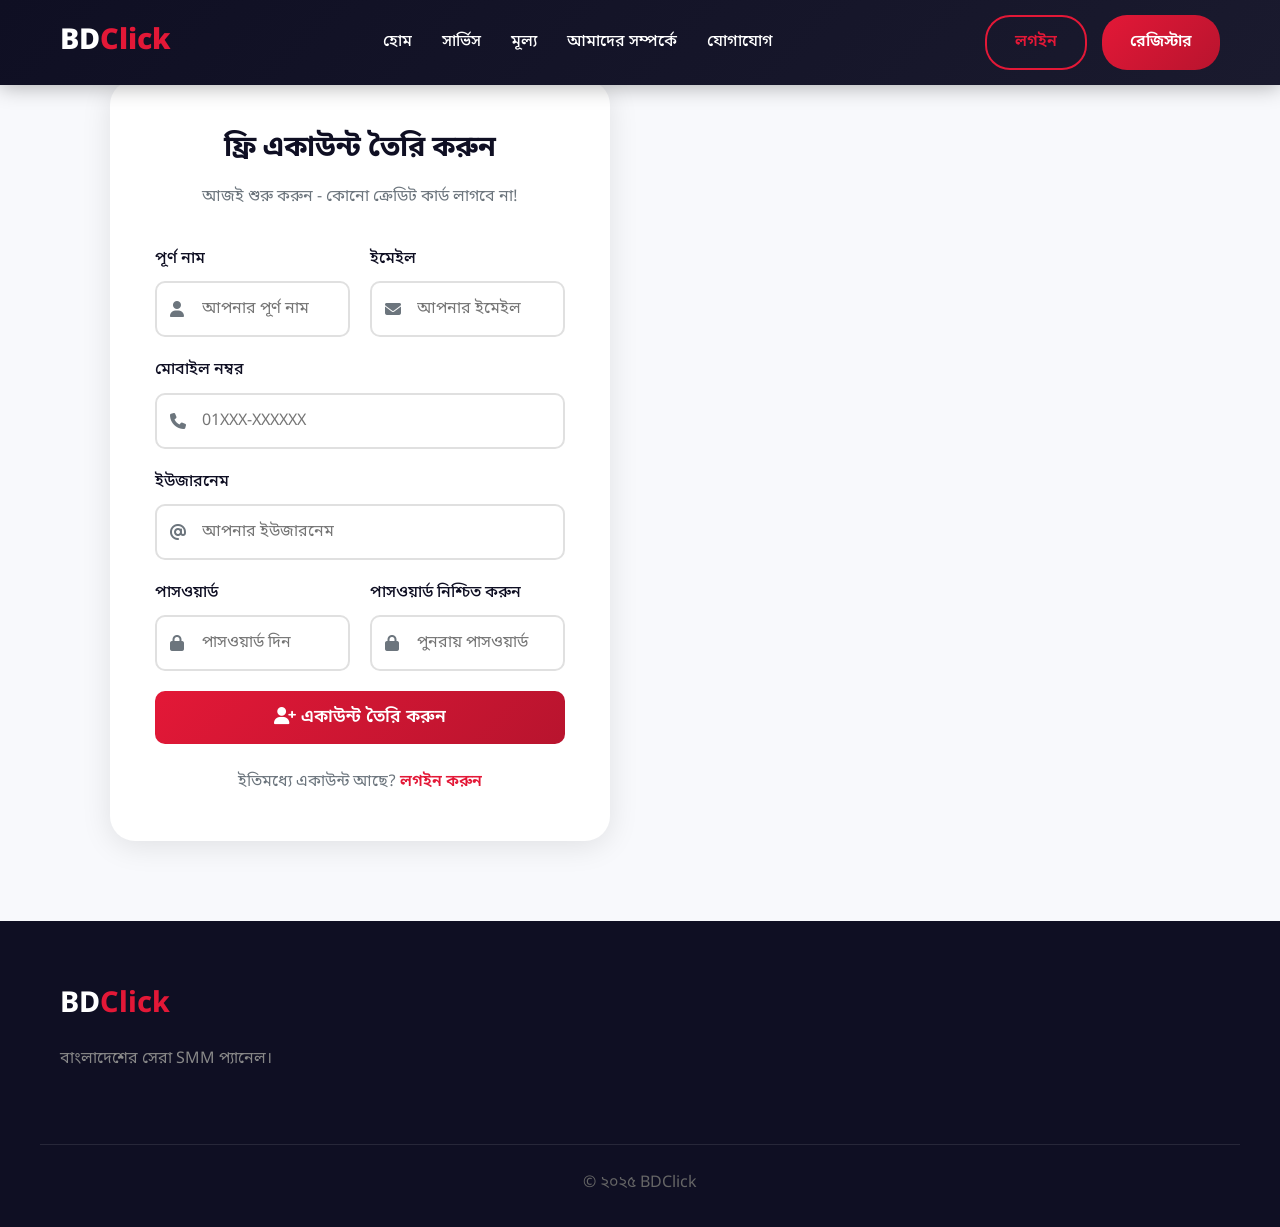
<file: signup.html>
<!DOCTYPE html>
<html lang="bn">
<head>
    <meta charset="UTF-8">
    <meta name="viewport" content="width=device-width, initial-scale=1.0">
    <title>Sign Up - BDClick</title>
    <link href="https://fonts.googleapis.com/css2?family=Noto+Sans+Bengali:wght@300;400;500;600;700;800&display=swap" rel="stylesheet">
    <link rel="stylesheet" href="https://cdnjs.cloudflare.com/ajax/libs/font-awesome/6.5.1/css/all.min.css">
    <link rel="stylesheet" href="styles.css">
</head>
<body>
    <nav class="navbar">
        <div class="nav-container">
            <a href="index.html" class="logo">BD<span>Click</span></a>
            <div class="nav-links">
                <a href="index.html">হোম</a>
                <a href="services.html">সার্ভিস</a>
                <a href="pricing.html">মূল্য</a>
                <a href="about.html">আমাদের সম্পর্কে</a>
                <a href="contact.html">যোগাযোগ</a>
            </div>
            <div class="nav-buttons">
                <a href="login.html" class="btn btn-outline">লগইন</a>
                <a href="signup.html" class="btn btn-primary">রেজিস্টার</a>
            </div>
        </div>
    </nav>

    <section class="auth-section">
        <div class="auth-container">
            <div class="auth-card">
                <div class="auth-header">
                    <h1>ফ্রি একাউন্ট তৈরি করুন</h1>
                    <p>আজই শুরু করুন - কোনো ক্রেডিট কার্ড লাগবে না!</p>
                </div>
                
                <form class="auth-form" id="signupForm">
                    <div class="form-row">
                        <div class="form-group">
                            <label>পূর্ণ নাম</label>
                            <div class="input-wrapper">
                                <i class="fas fa-user"></i>
                                <input type="text" placeholder="আপনার পূর্ণ নাম" required>
                            </div>
                        </div>
                        <div class="form-group">
                            <label>ইমেইল</label>
                            <div class="input-wrapper">
                                <i class="fas fa-envelope"></i>
                                <input type="email" placeholder="আপনার ইমেইল" required>
                            </div>
                        </div>
                    </div>
                    
                    <div class="form-group">
                        <label>মোবাইল নম্বর</label>
                        <div class="input-wrapper">
                            <i class="fas fa-phone"></i>
                            <input type="tel" placeholder="01XXX-XXXXXX" required>
                        </div>
                    </div>
                    
                    <div class="form-group">
                        <label>ইউজারনেম</label>
                        <div class="input-wrapper">
                            <i class="fas fa-at"></i>
                            <input type="text" placeholder="আপনার ইউজারনেম" required>
                        </div>
                    </div>
                    
                    <div class="form-row">
                        <div class="form-group">
                            <label>পাসওয়ার্ড</label>
                            <div class="input-wrapper">
                                <i class="fas fa-lock"></i>
                                <input type="password" placeholder="পাসওয়ার্ড দিন" required>
                            </div>
                        </div>
                        <div class="form-group">
                            <label>পাসওয়ার্ড নিশ্চিত করুন</label>
                            <div class="input-wrapper">
                                <i class="fas fa-lock"></i>
                                <input type="password" placeholder="পুনরায় পাসওয়ার্ড" required>
                            </div>
                        </div>
                    </div>
                    
                    <button type="submit" class="btn-auth">
                        <i class="fas fa-user-plus"></i> একাউন্ট তৈরি করুন
                    </button>
                </form>
                
                <p class="auth-footer">
                    ইতিমধ্যে একাউন্ট আছে? <a href="login.html">লগইন করুন</a>
                </p>
            </div>
        </div>
    </section>

    <footer class="footer">
        <div class="footer-container">
            <div class="footer-about">
                <h3>BD<span>Click</span></h3>
                <p>বাংলাদেশের সেরা SMM প্যানেল।</p>
            </div>
        </div>
        <div class="footer-bottom">
            <p>© ২০২৫ BDClick</p>
        </div>
    </footer>

    <script src="script.js"></script>
</body>
</html>
</file>
<file: styles.css>
*{margin:0;padding:0;box-sizing:border-box}
:root{--primary:#e31837;--primary-dark:#b8142e;--secondary:#1a1a2e;--accent:#00d4aa;--dark:#0f0f23;--light:#f8f9fc;--gray:#6c757d;--white:#ffffff;--shadow:0 5px 30px rgba(0,0,0,0.1);--shadow-lg:0 20px 60px rgba(0,0,0,0.15);--radius:15px;--radius-lg:25px;--transition:all 0.3s ease}
html{scroll-behavior:smooth}
body{font-family:'Noto Sans Bengali',sans-serif;background:var(--light);color:#333;line-height:1.7;overflow-x:hidden}
a{text-decoration:none;transition:var(--transition)}
ul{list-style:none}
img{max-width:100%;height:auto}

.navbar{background:linear-gradient(135deg,var(--dark),var(--secondary));padding:15px 0;position:fixed;width:100%;top:0;z-index:1000;box-shadow:0 2px 20px rgba(0,0,0,0.3)}
.nav-container{max-width:1200px;margin:0 auto;padding:0 20px;display:flex;justify-content:space-between;align-items:center}
.logo{font-size:1.8rem;font-weight:800;color:#fff}
.logo span{color:var(--primary)}
.nav-links{display:flex;gap:30px;align-items:center}
.nav-links a{color:#fff;font-weight:500;transition:var(--transition);position:relative}
.nav-links a:hover,.nav-links a.active{color:var(--primary)}
.nav-links a::after{content:'';position:absolute;bottom:-5px;left:0;width:0;height:2px;background:var(--primary);transition:var(--transition)}
.nav-links a:hover::after,.nav-links a.active::after{width:100%}
.nav-buttons{display:flex;gap:15px}

.btn{padding:12px 28px;border-radius:25px;font-weight:600;text-decoration:none;transition:var(--transition);font-family:'Noto Sans Bengali',sans-serif;border:none;cursor:pointer;font-size:1rem;display:inline-flex;align-items:center;gap:8px}
.btn-outline{border:2px solid var(--primary);color:var(--primary);background:transparent}
.btn-outline:hover{background:var(--primary);color:#fff}
.btn-primary{background:linear-gradient(135deg,var(--primary),var(--primary-dark));color:#fff}
.btn-primary:hover{transform:translateY(-3px);box-shadow:0 10px 30px rgba(227,24,55,0.4)}
.btn-sm{padding:8px 20px;font-size:0.9rem}
.btn-lg{padding:16px 40px;font-size:1.1rem}
.btn-block{width:100%;justify-content:center}

.hero{background:linear-gradient(135deg,var(--dark),var(--secondary),#16213e);padding:160px 0 100px;position:relative;overflow:hidden}
.hero::before{content:'';position:absolute;top:-50%;right:-20%;width:600px;height:600px;background:radial-gradient(circle,rgba(227,24,55,0.15),transparent 70%);border-radius:50%}
.hero-container{max-width:1200px;margin:0 auto;padding:0 20px;display:grid;grid-template-columns:1fr 1fr;gap:60px;align-items:center;position:relative;z-index:1}
.hero-content h1{font-size:3rem;color:#fff;line-height:1.3;margin-bottom:20px}
.hero-content h1 span{color:var(--primary)}
.hero-content p{color:#b0b0b0;font-size:1.1rem;margin-bottom:30px}
.hero-stats{display:flex;gap:40px;margin-top:50px}
.stat-item{text-align:center}
.stat-number{font-size:2.5rem;font-weight:800;color:var(--accent)}
.stat-label{color:#888;font-size:0.9rem}

.login-card{background:rgba(255,255,255,0.98);border-radius:var(--radius-lg);padding:40px;box-shadow:var(--shadow-lg)}
.login-card h2{color:var(--dark);margin-bottom:10px;font-size:1.8rem}
.login-card p{color:var(--gray);margin-bottom:25px}
.form-group{margin-bottom:20px}
.form-group label{display:block;color:var(--dark);margin-bottom:8px;font-weight:500}
.input-wrapper{position:relative}
.input-wrapper i{position:absolute;left:15px;top:50%;transform:translateY(-50%);color:var(--gray)}
.input-wrapper input,.input-wrapper textarea,.input-wrapper select{width:100%;padding:15px 15px 15px 45px;border:2px solid #e0e0e0;border-radius:10px;font-size:1rem;font-family:'Noto Sans Bengali',sans-serif;transition:var(--transition)}
.input-wrapper input:focus,.input-wrapper textarea:focus,.input-wrapper select:focus{outline:none;border-color:var(--primary)}
.toggle-password{cursor:pointer;left:auto!important;right:15px}
.form-options{display:flex;justify-content:space-between;align-items:center;margin-bottom:20px}
.checkbox-label{display:flex;align-items:center;gap:8px;cursor:pointer;color:var(--dark)}
.checkbox-label input{width:18px;height:18px;accent-color:var(--primary)}
.forgot-link{color:var(--primary);font-size:0.9rem}
.btn-login{width:100%;padding:15px;background:linear-gradient(135deg,var(--primary),var(--primary-dark));color:#fff;border:none;border-radius:10px;font-size:1.1rem;font-weight:600;cursor:pointer;transition:var(--transition);font-family:'Noto Sans Bengali',sans-serif}
.btn-login:hover{transform:translateY(-2px);box-shadow:0 10px 30px rgba(227,24,55,0.3)}
.divider{text-align:center;margin:25px 0;position:relative}
.divider::before{content:'';position:absolute;top:50%;left:0;right:0;height:1px;background:#e0e0e0}
.divider span{background:#fff;padding:0 15px;position:relative;color:var(--gray)}
.btn-social{width:100%;padding:15px;background:#fff;border:2px solid #e0e0e0;border-radius:10px;font-size:1rem;font-weight:600;cursor:pointer;display:flex;align-items:center;justify-content:center;gap:10px;transition:var(--transition);font-family:'Noto Sans Bengali',sans-serif}
.btn-social:hover{border-color:var(--primary);background:#fef8f8}
.btn-social img{width:20px;height:20px}
.signup-link{text-align:center;margin-top:25px;color:var(--gray)}
.signup-link a{color:var(--primary);font-weight:600}

.page-header{background:linear-gradient(135deg,var(--dark),var(--secondary));padding:140px 0 60px;text-align:center}
.page-header-content h1{font-size:2.8rem;color:#fff;margin-bottom:15px}
.page-header-content p{color:#aaa;font-size:1.1rem}

.services,.features,.pricing{padding:80px 0}
.section-title{text-align:center;margin-bottom:50px}
.section-title h2{font-size:2.2rem;color:var(--dark);margin-bottom:15px}
.section-title p{color:var(--gray);max-width:600px;margin:0 auto}
.services-grid,.pricing-grid{display:grid;grid-template-columns:repeat(auto-fit,minmax(280px,1fr));gap:30px;max-width:1200px;margin:0 auto;padding:0 20px}
.service-card{background:#fff;border-radius:var(--radius);padding:35px;text-align:center;transition:var(--transition);border:2px solid transparent;box-shadow:var(--shadow)}
.service-card:hover{transform:translateY(-10px);border-color:var(--primary);box-shadow:0 20px 50px rgba(227,24,55,0.15)}
.service-icon{width:80px;height:80px;margin:0 auto 20px;display:flex;align-items:center;justify-content:center;border-radius:20px;font-size:2.5rem;color:#fff}
.facebook-icon{background:linear-gradient(135deg,#1877f2,#0d65d9)}
.instagram-icon{background:linear-gradient(135deg,#f09433,#e6683c,#dc2743,#cc2366,#bc1888)}
.youtube-icon{background:linear-gradient(135deg,#ff0000,#cc0000)}
.tiktok-icon{background:linear-gradient(135deg,#00f2ea,#ff0050)}
.service-card h3{font-size:1.4rem;color:var(--dark);margin-bottom:10px}
.service-card p{color:var(--gray);font-size:.95rem;margin-bottom:20px}

.features-grid{display:grid;grid-template-columns:repeat(auto-fit,minmax(280px,1fr));gap:30px;max-width:1200px;margin:0 auto;padding:0 20px}
.feature-card{background:#fff;padding:30px;border-radius:var(--radius);box-shadow:var(--shadow);display:flex;gap:20px;align-items:flex-start;transition:var(--transition)}
.feature-card:hover{transform:translateX(10px);box-shadow:0 15px 40px rgba(0,0,0,0.1)}
.feature-icon{width:60px;height:60px;min-width:60px;background:linear-gradient(135deg,rgba(227,24,55,0.1),rgba(227,24,55,0.05));border-radius:12px;display:flex;align-items:center;justify-content:center;font-size:1.5rem;color:var(--primary)}
.feature-content h3{font-size:1.1rem;color:var(--dark);margin-bottom:8px}
.feature-content p{color:var(--gray);font-size:0.95rem}

.pricing-card{background:#fff;border-radius:var(--radius-lg);padding:35px;text-align:center;box-shadow:var(--shadow);transition:var(--transition);position:relative}
.pricing-card:hover{transform:translateY(-10px)}
.pricing-card.featured{border:2px solid var(--primary);transform:scale(1.05)}
.pricing-card.featured:hover{transform:scale(1.05) translateY(-10px)}
.popular-badge{position:absolute;top:-15px;left:50%;transform:translateX(-50%);background:var(--primary);color:#fff;padding:8px 25px;border-radius:20px;font-size:0.85rem;font-weight:600}
.pricing-header h3{font-size:1.5rem;color:var(--dark);margin-bottom:5px}
.pricing-header p{color:var(--gray)}
.pricing-price{margin:25px 0}
.pricing-price .currency{font-size:1.5rem;color:var(--accent);vertical-align:top}
.pricing-price .amount{font-size:3rem;font-weight:800;color:var(--accent)}
.pricing-price .period{color:var(--gray)}
.pricing-features{text-align:left;margin-bottom:25px}
.pricing-features li{padding:10px 0;color:var(--dark);display:flex;align-items:center;gap:10px;border-bottom:1px solid #f0f0f0}
.pricing-features li:last-child{border-bottom:none}
.pricing-features li i{color:var(--accent)}
.btn-pricing{width:100%;padding:15px;background:transparent;border:2px solid var(--primary);color:var(--primary);border-radius:10px;font-size:1rem;font-weight:600;cursor:pointer;transition:var(--transition);font-family:'Noto Sans Bengali',sans-serif;text-decoration:none;display:block;text-align:center}
.btn-pricing:hover{background:var(--primary);color:#fff}
.btn-pricing.featured-btn{background:var(--primary);color:#fff}

.payment-section{padding:60px 0;background:#fff}
.payment-methods{display:flex;justify-content:center;gap:40px;flex-wrap:wrap}
.payment-item{text-align:center}
.payment-icon{font-size:3rem;margin-bottom:10px}
.payment-item span{color:var(--dark);font-weight:600}

.how-it-works{padding:80px 0;background:var(--dark)}
.section-header{text-align:center;margin-bottom:50px}
.section-header h2{font-size:2.2rem;color:#fff;margin-bottom:15px}
.section-header p{color:#888}
.steps-container{display:grid;grid-template-columns:repeat(4,1fr);gap:30px}
.step-card{text-align:center;position:relative;z-index:1}
.step-number{width:70px;height:70px;margin:0 auto 25px;background:linear-gradient(135deg,var(--primary),var(--primary-dark));border-radius:50%;display:flex;align-items:center;justify-content:center;font-size:1.8rem;font-weight:800;color:#fff}
.step-card h3{color:#fff;font-size:1.3rem;margin-bottom:15px}
.step-card p{color:#888;font-size:.95rem}

.cta-section{background:linear-gradient(135deg,var(--dark),var(--secondary));padding:80px 20px;text-align:center}
.cta-content{max-width:700px;margin:0 auto}
.cta-content h2{font-size:2.5rem;color:#fff;margin-bottom:15px}
.cta-content p{color:#aaa;font-size:1.1rem;margin-bottom:30px}
.cta-buttons{display:flex;justify-content:center;gap:20px;flex-wrap:wrap}

.footer{background:var(--dark);padding:60px 0 30px}
.footer-container{max-width:1200px;margin:0 auto;padding:0 20px;display:grid;grid-template-columns:2fr 1fr 1fr 1fr;gap:50px}
.footer-about h3{font-size:1.8rem;color:#fff;margin-bottom:15px}
.footer-about h3 span{color:var(--primary)}
.footer-about p{color:#888;margin-bottom:20px;line-height:1.8}
.social-links{display:flex;gap:12px}
.social-links a{width:42px;height:42px;background:rgba(255,255,255,0.1);border-radius:10px;display:flex;align-items:center;justify-content:center;color:#fff;text-decoration:none;transition:var(--transition)}
.social-links a:hover{background:var(--primary);transform:translateY(-3px)}
.footer-column h4{color:#fff;font-size:1.2rem;margin-bottom:25px}
.footer-column li{margin-bottom:12px}
.footer-column a{color:#888;text-decoration:none;transition:var(--transition)}
.footer-column a:hover{color:var(--primary)}
.footer-bottom{max-width:1200px;margin:50px auto 0;padding:25px 20px 0;border-top:1px solid rgba(255,255,255,0.1);text-align:center;color:#666}

.auth-section{padding:80px 0;background:var(--light)}
.auth-container{max-width:1100px;margin:0 auto;padding:0 20px;display:grid;grid-template-columns:1fr 1fr;gap:60px;align-items:start}
.auth-card{background:#fff;border-radius:var(--radius-lg);padding:45px;box-shadow:var(--shadow)}
.auth-header{text-align:center;margin-bottom:35px}
.auth-header h1{font-size:1.8rem;color:var(--dark);margin-bottom:10px}
.auth-header p{color:var(--gray)}
.form-row{display:grid;grid-template-columns:1fr 1fr;gap:20px}
.btn-auth{width:100%;padding:15px;background:linear-gradient(135deg,var(--primary),var(--primary-dark));color:#fff;border:none;border-radius:10px;font-size:1.1rem;font-weight:600;cursor:pointer;transition:var(--transition);font-family:'Noto Sans Bengali',sans-serif}
.btn-auth:hover{transform:translateY(-2px);box-shadow:0 10px 30px rgba(227,24,55,0.3)}
.auth-divider{text-align:center;margin:25px 0;position:relative}
.auth-divider::before{content:'';position:absolute;top:50%;left:0;right:0;height:1px;background:#e0e0e0}
.auth-divider span{background:#fff;padding:0 15px;position:relative;color:var(--gray)}
.auth-footer{text-align:center;margin-top:25px;color:var(--gray)}
.auth-footer a{color:var(--primary);font-weight:600}

.services-page{padding:60px 0}
.service-detail{padding:60px 0;border-bottom:1px solid #eee}
.service-detail:last-child{border-bottom:none}
.service-detail-header{display:flex;align-items:center;gap:30px;max-width:1200px;margin:0 auto 50px;padding:0 20px}
.service-icon-large{width:100px;height:100px;border-radius:25px;display:flex;align-items:center;justify-content:center;font-size:3rem;color:#fff;flex-shrink:0}
.service-info h2{font-size:2rem;color:var(--dark);margin-bottom:10px}
.service-info p{color:var(--gray)}
.service-packages{display:grid;grid-template-columns:repeat(auto-fit,minmax(250px,1fr));gap:25px;max-width:1200px;margin:0 auto;padding:0 20px}
.package-card{background:#fff;border-radius:var(--radius);padding:30px;box-shadow:var(--shadow);transition:var(--transition)}
.package-card:hover{transform:translateY(-5px);box-shadow:var(--shadow-lg)}
.package-card h3{font-size:1.3rem;color:var(--dark);margin-bottom:15px}
.package-price{font-size:2rem;font-weight:800;color:var(--accent);margin-bottom:20px}
.package-price span{font-size:0.9rem;color:var(--gray);font-weight:400}
.package-features{margin-bottom:25px}
.package-features li{padding:10px 0;color:var(--dark);display:flex;align-items:center;gap:10px}
.package-features li i{color:var(--accent)}

.pricing-page{padding:60px 0}
.pricing-container{max-width:1200px;margin:0 auto;padding:0 20px}
.pricing-section{margin-bottom:80px}
.section-title-center{text-align:center;font-size:2.2rem;color:var(--dark);margin-bottom:40px}
.payg-grid{display:grid;grid-template-columns:repeat(auto-fit,minmax(220px,1fr));gap:25px}
.payg-card{background:#fff;border-radius:var(--radius);padding:30px;text-align:center;box-shadow:var(--shadow)}
.payg-platform{font-size:3rem;margin-bottom:15px}
.payg-card h3{font-size:1.3rem;color:var(--dark);margin-bottom:20px}
.payg-services{text-align:left;margin-bottom:25px}
.payg-service{display:flex;justify-content:space-between;padding:12px 0;border-bottom:1px solid #f0f0f0}
.payg-service:last-child{border-bottom:none}
.payg-price{font-weight:700;color:var(--accent)}
.payment-method{text-align:center}
.payment-icon-lg{font-size:3rem;margin-bottom:10px}
.payment-note{text-align:center;color:var(--gray);font-size:0.9rem;margin-top:20px}
.payment-note i{color:var(--primary)}

.about-section{padding:80px 0;background:#fff}
.about-container{max-width:1200px;margin:0 auto;padding:0 20px;display:grid;grid-template-columns:1fr 1fr;gap:60px;align-items:center}
.about-content h2{font-size:2rem;color:var(--dark);margin-bottom:25px}
.about-content p{color:var(--gray);margin-bottom:20px;line-height:1.9}
.about-stats-box{background:linear-gradient(135deg,var(--dark),var(--secondary));border-radius:var(--radius-lg);padding:50px;display:grid;grid-template-columns:1fr 1fr;gap:30px}
.about-stats-box .stat-item{text-align:center}
.about-stats-box .stat-number{font-size:2.2rem;color:var(--accent)}
.about-stats-box .stat-label{color:#aaa}

.why-choose-section{padding:80px 0;background:var(--light)}
.why-grid{display:grid;grid-template-columns:repeat(auto-fit,minmax(350px,1fr));gap:30px;max-width:1200px;margin:0 auto;padding:0 20px}
.why-card{background:#fff;padding:35px;border-radius:var(--radius);box-shadow:var(--shadow);transition:var(--transition)}
.why-card:hover{transform:translateY(-5px)}
.why-icon{width:70px;height:70px;background:linear-gradient(135deg,rgba(227,24,55,0.1),rgba(227,24,55,0.05));border-radius:15px;display:flex;align-items:center;justify-content:center;font-size:1.8rem;color:var(--primary);margin-bottom:20px}
.why-card h3{font-size:1.2rem;color:var(--dark);margin-bottom:12px}
.why-card p{color:var(--gray);line-height:1.8}

.contact-page{padding:60px 0}
.contact-container{display:grid;grid-template-columns:1fr 1fr;gap:60px;max-width:1200px;margin:0 auto;padding:0 20px}
.contact-info-section h2{font-size:2rem;color:var(--dark);margin-bottom:20px}
.contact-info-section>p{color:var(--gray);margin-bottom:40px}
.contact-methods{display:flex;flex-direction:column;gap:25px;margin-bottom:40px}
.contact-method{display:flex;align-items:center;gap:20px;background:#fff;padding:25px;border-radius:var(--radius);box-shadow:var(--shadow)}
.method-icon{width:60px;height:60px;background:linear-gradient(135deg,var(--primary),var(--primary-dark));border-radius:15px;display:flex;align-items:center;justify-content:center;color:#fff;font-size:1.5rem;flex-shrink:0}
.method-info h3{font-size:1.1rem;color:var(--dark);margin-bottom:5px}
.method-info p{color:var(--gray)}
.support-hours{background:linear-gradient(135deg,var(--dark),var(--secondary));padding:30px;border-radius:var(--radius);color:#fff}
.support-hours h3{margin-bottom:15px}
.support-hours h3 i{margin-right:10px;color:var(--accent)}
.support-hours p{color:#ccc;margin-bottom:10px}
.form-card{background:#fff;padding:40px;border-radius:var(--radius-lg);box-shadow:var(--shadow-lg)}
.form-card h3{font-size:1.5rem;color:var(--dark);margin-bottom:30px}
.textarea-wrapper textarea{resize:vertical;min-height:120px}

@media(max-width:992px){.hero-container,.auth-container,.about-container,.contact-container{grid-template-columns:1fr}.footer-container{grid-template-columns:repeat(2,1fr)}.pricing-card.featured{transform:none}.pricing-card.featured:hover{transform:translateY(-10px)}}
@media(max-width:768px){.nav-links,.nav-buttons{display:none}.hero-content h1{font-size:2rem}.hero-stats{flex-wrap:wrap;gap:20px}.form-row{grid-template-columns:1fr}.footer-container{grid-template-columns:1fr}.cta-content h2{font-size:1.8rem}.why-grid{grid-template-columns:1fr}.steps-container{grid-template-columns:1fr 1fr}.service-detail-header{flex-direction:column;text-align:center}}
</file>
